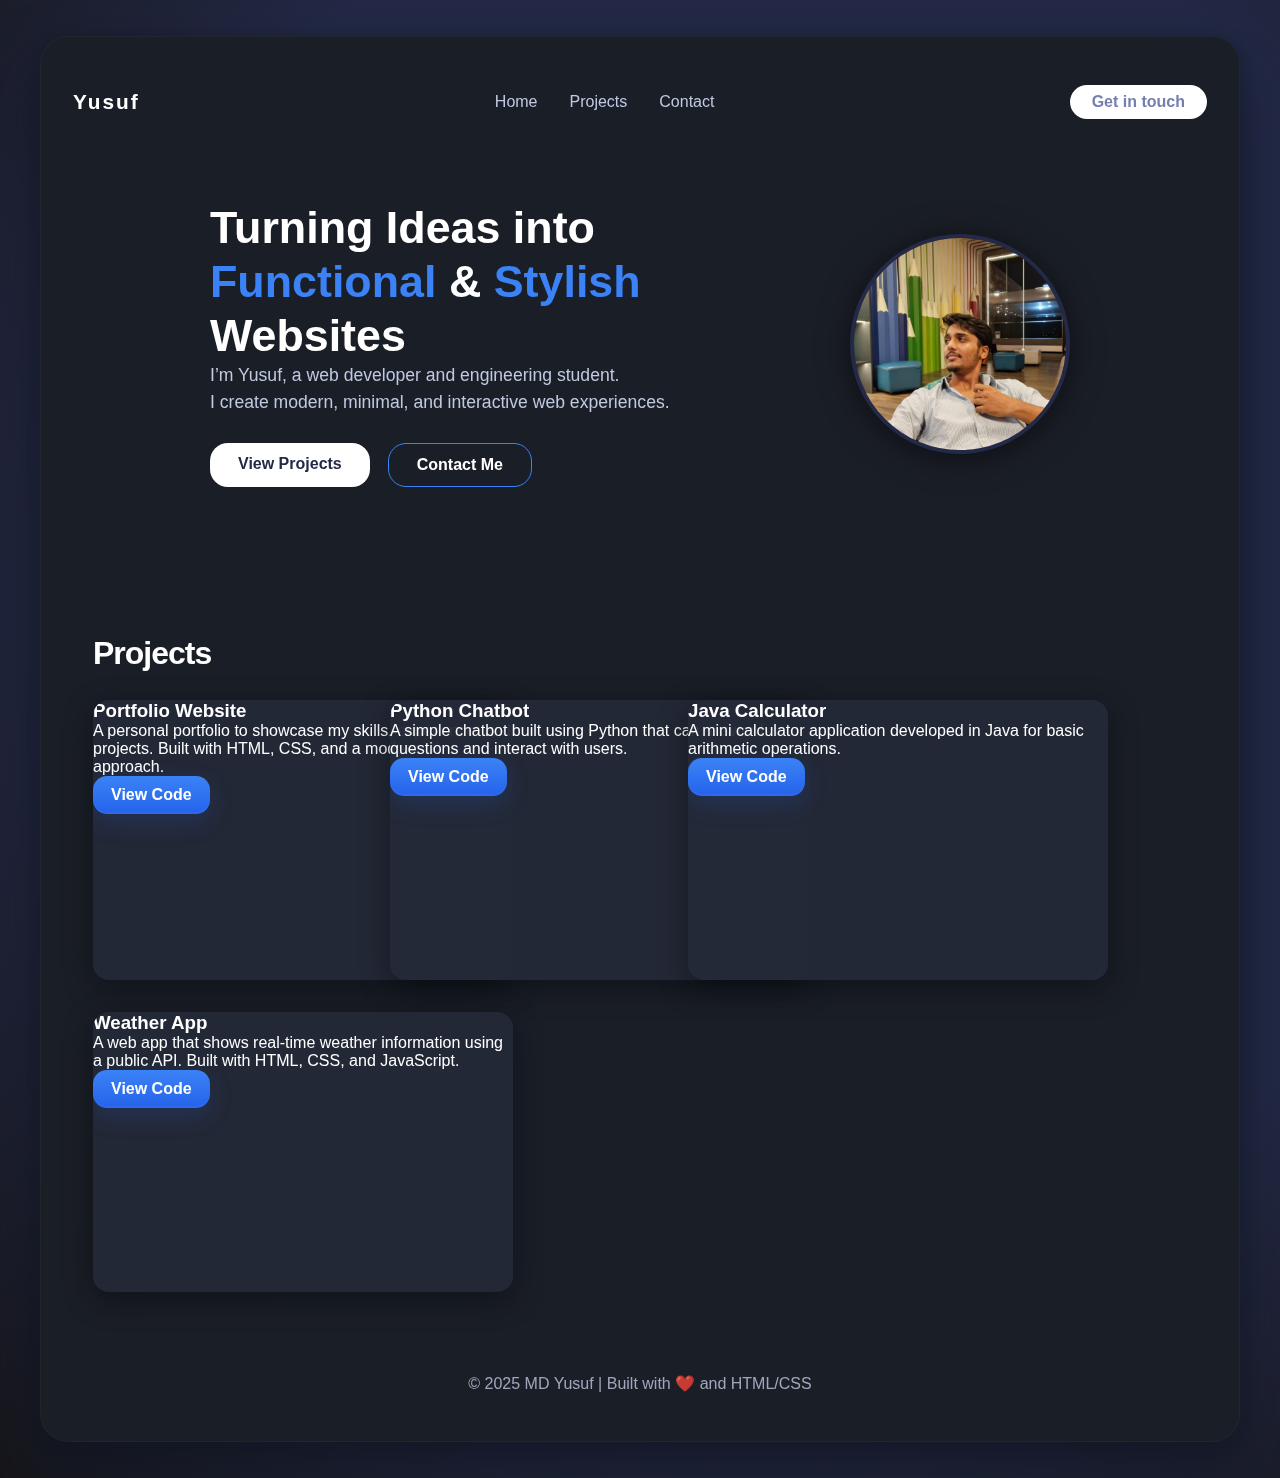
<file: index.html>
<!DOCTYPE html>
<html lang="en">
<head>
  <meta charset="UTF-8">
  <meta name="viewport" content="width=device-width, initial-scale=1.0">
  <title>Yusuf | Portfolio</title>
  <link rel="stylesheet" href="style.css">
</head>
<body class="dark-bg">
  <div class="centered-card">
    <nav class="modern-nav">
      <span class="logo">Yusuf</span>
      <ul>
        <li><a href="#">Home</a></li>
        <li><a href="#projects">Projects</a></li>
        <li><a href="#contact">Contact</a></li>
      </ul>
      <button class="nav-btn">Get in touch</button>
    </nav>
    <section class="hero-modern">
      <div class="hero-left">
        <h1 class="headline">
          Turning Ideas into <span class="accent">Functional</span> & <span class="accent">Stylish</span> Websites
        </h1>
        <p class="subtitle">
          I’m Yusuf, a web developer and engineering student.<br>
          I create modern, minimal, and interactive web experiences.
        </p>
        <div class="hero-actions">
          <a href="#projects" class="btn primary">View Projects</a>
          <a href="#contact" class="btn secondary">Contact Me</a>
        </div>
      </div>
      <div class="hero-right">
        <img src="myphoto.jpg" alt="Yusuf's Avatar" class="modern-avatar" width="220" height="220">
      </div>
    </section>

    <!-- Project Section Start -->
    <section id="projects" class="projects-section">
      <h2 class="projects-title">Projects</h2>
      <div class="projects-grid">
        <div class="project-card">
          <h3>Portfolio Website</h3>
          <p>A personal portfolio to showcase my skills, experience, and projects. Built with HTML, CSS, and a modern UI approach.</p>
          <a href="#" class="project-link" target="_blank">View Code</a>
        </div>
        <div class="project-card">
          <h3>Python Chatbot</h3>
          <p>A simple chatbot built using Python that can answer basic questions and interact with users.</p>
          <a href="#" class="project-link" target="_blank">View Code</a>
        </div>
        <div class="project-card">
          <h3>Java Calculator</h3>
          <p>A mini calculator application developed in Java for basic arithmetic operations.</p>
          <a href="#" class="project-link" target="_blank">View Code</a>
        </div>
        <div class="project-card">
          <h3>Weather App</h3>
          <p>A web app that shows real-time weather information using a public API. Built with HTML, CSS, and JavaScript.</p>
          <a href="#" class="project-link" target="_blank">View Code</a>
        </div>
      </div>
    </section>
    <!-- Project Section End -->

    <footer>
      <p>© 2025 MD Yusuf | Built with ❤️ and HTML/CSS</p>
    </footer>
  </div>
</body>
</html>
</file>
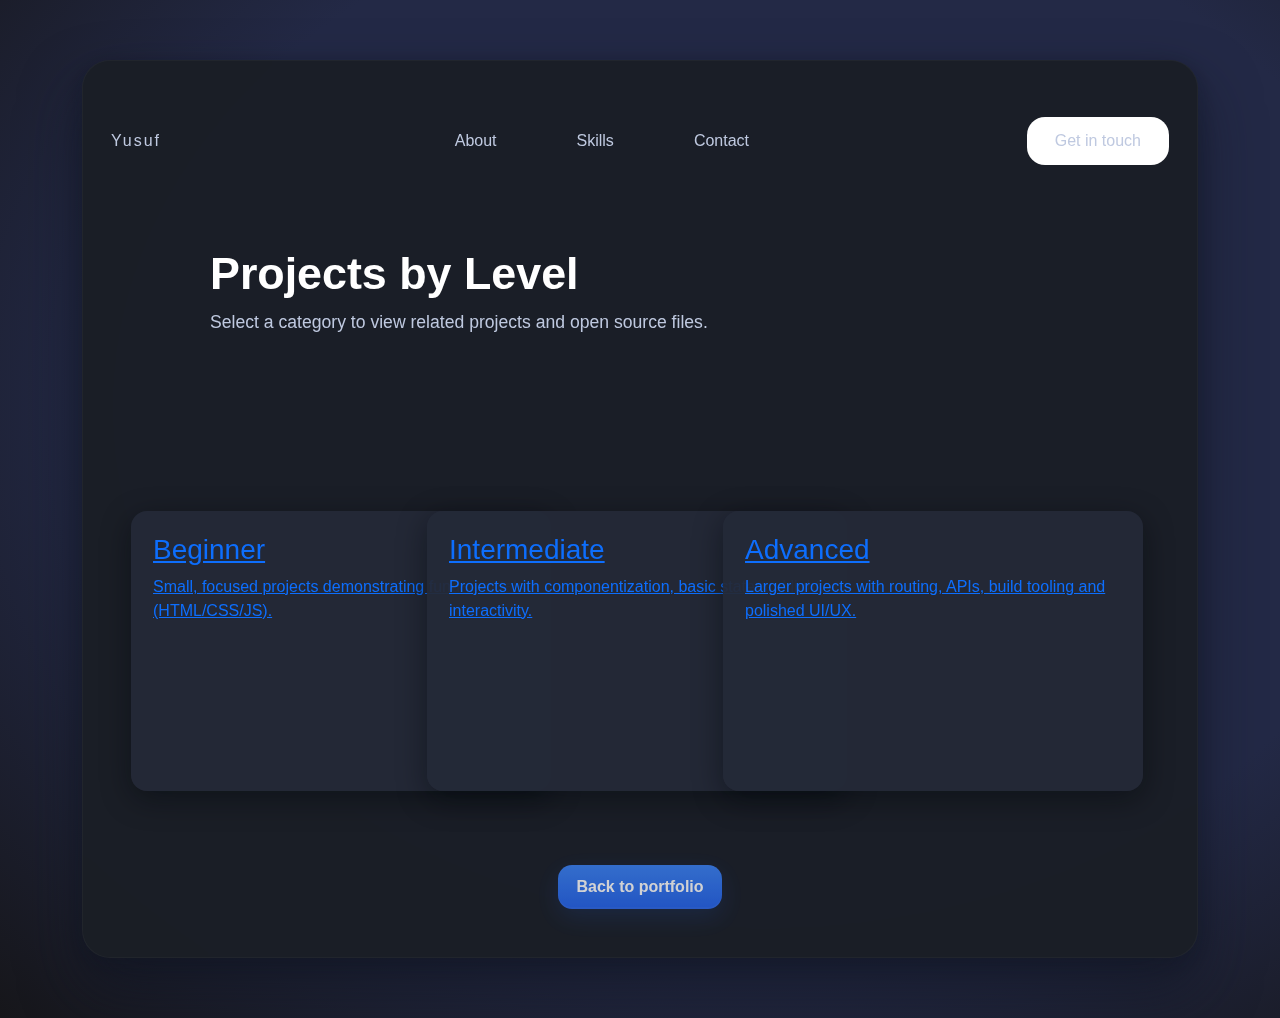
<file: projects/index.html>
<!doctype html>
<html lang="en">
<head>
  <meta charset="utf-8" />
  <meta name="viewport" content="width=device-width,initial-scale=1" />
  <title>Projects — Yusuf</title>
  <link rel="stylesheet" href="https://cdnjs.cloudflare.com/ajax/libs/font-awesome/6.4.2/css/all.min.css">
  <link href="https://cdn.jsdelivr.net/npm/bootstrap@5.3.3/dist/css/bootstrap.min.css" rel="stylesheet">
  <link rel="stylesheet" href="../style.css">
</head>
<body class="dark-bg">
  <div class="container-lg py-4">
    <div class="centered-card">
      <nav class="navbar navbar-expand-lg modern-nav mb-4">
        <div class="container-fluid px-0">
          <a class="navbar-brand logo" href="../index.html">Yusuf</a>
          <div class="collapse navbar-collapse justify-content-center" id="mainNav">
            <ul class="navbar-nav mb-2 mb-lg-0">
              <li class="nav-item px-3"><a class="nav-link" href="../index.html#about">About</a></li>
              <li class="nav-item px-3"><a class="nav-link" href="../index.html#skills">Skills</a></li>
              <li class="nav-item px-3"><a class="nav-link" href="../index.html#contact">Contact</a></li>
            </ul>
          </div>
          <div class="d-flex align-items-center">
            <a href="../index.html#contact" class="btn nav-btn">Get in touch</a>
          </div>
        </div>
      </nav>

      <section class="mb-4">
        <h1 class="headline">Projects by Level</h1>
        <p class="subtitle">Select a category to view related projects and open source files.</p>
      </section>

      <section class="projects-section mb-4">
        <div class="projects-grid" style="grid-template-columns: repeat(3,1fr); gap:28px;">
          <a class="project-card" href="beginner/index.html">
            <div class="card-inner">
              <h3>Beginner</h3>
              <p>Small, focused projects demonstrating fundamentals (HTML/CSS/JS).</p>
            </div>
          </a>

          <a class="project-card" href="intermediate/index.html">
            <div class="card-inner">
              <h3>Intermediate</h3>
              <p>Projects with componentization, basic state and light interactivity.</p>
            </div>
          </a>

          <a class="project-card" href="advanced/index.html">
            <div class="card-inner">
              <h3>Advanced</h3>
              <p>Larger projects with routing, APIs, build tooling and polished UI/UX.</p>
            </div>
          </a>
        </div>
      </section>

      <footer class="text-center mt-4">
        <a href="../index.html" class="project-link">Back to portfolio</a>
      </footer>
    </div>
  </div>
  <script src="https://cdn.jsdelivr.net/npm/bootstrap@5.3.3/dist/js/bootstrap.bundle.min.js"></script>
</body>
</html>
</file>
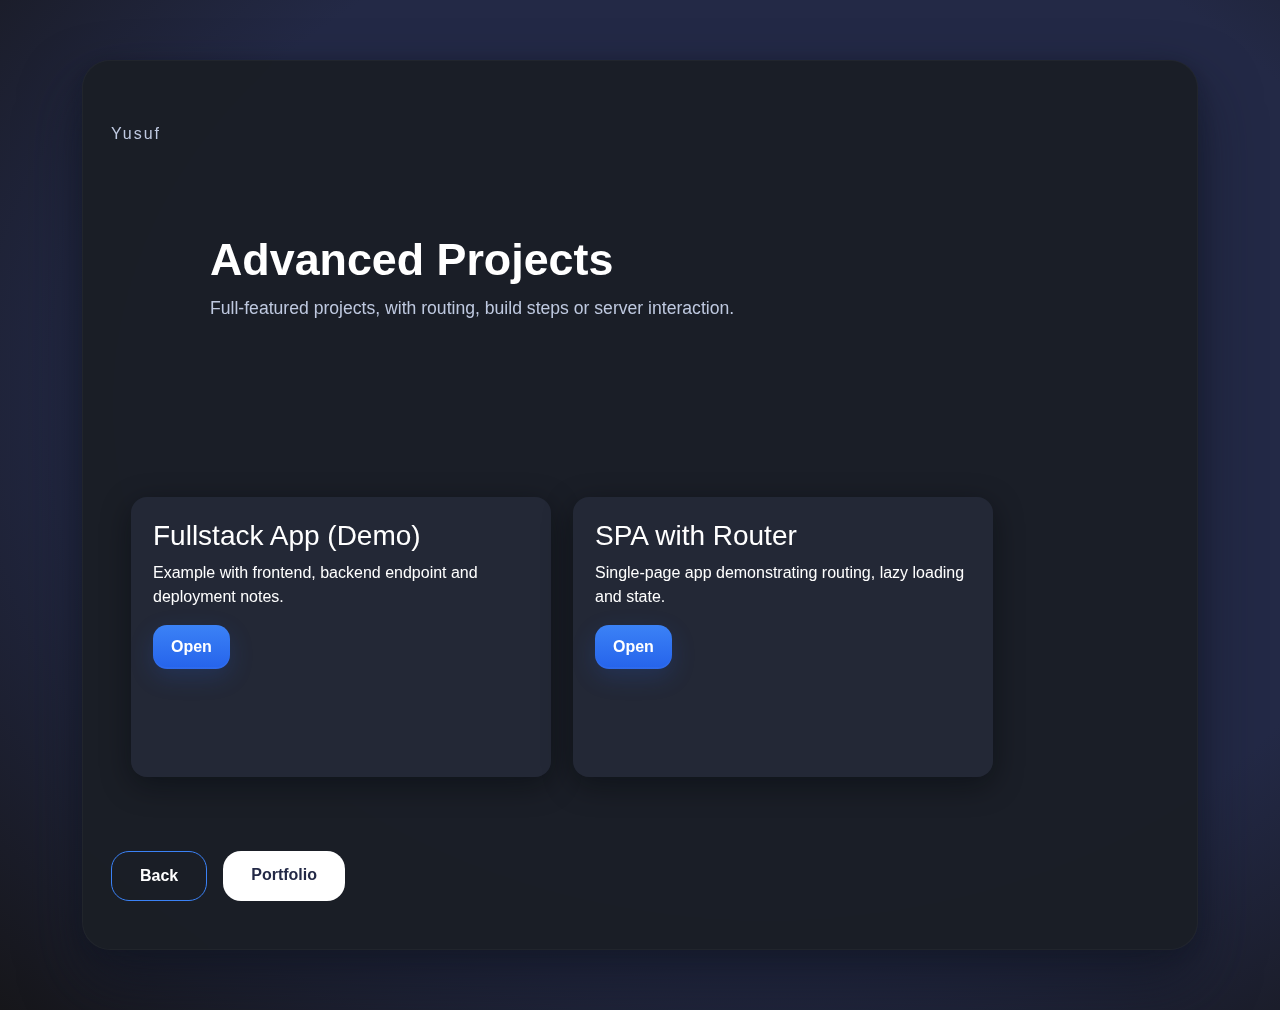
<file: projects/advanced/index.html>
<!doctype html>
<html lang="en">
<head>
  <meta charset="utf-8" />
  <meta name="viewport" content="width=device-width,initial-scale=1" />
  <title>Advanced Projects — Yusuf</title>
  <link rel="stylesheet" href="https://cdnjs.cloudflare.com/ajax/libs/font-awesome/6.4.2/css/all.min.css">
  <link href="https://cdn.jsdelivr.net/npm/bootstrap@5.3.3/dist/css/bootstrap.min.css" rel="stylesheet">
  <link rel="stylesheet" href="../../style.css">
</head>
<body class="dark-bg">
  <div class="container-lg py-4">
    <div class="centered-card">
      <nav class="navbar navbar-expand-lg modern-nav mb-4">
        <div class="container-fluid px-0">
          <a class="navbar-brand logo" href="../../index.html">Yusuf</a>
        </div>
      </nav>

      <section class="mb-3">
        <h1 class="headline">Advanced Projects</h1>
        <p class="subtitle">Full-featured projects, with routing, build steps or server interaction.</p>
      </section>

      <section class="projects-section mb-4">
        <div class="projects-grid" style="grid-template-columns: repeat(auto-fit,minmax(320px,1fr)); gap:24px;">
          <div class="project-card">
            <div class="card-inner">
              <h3>Fullstack App (Demo)</h3>
              <p>Example with frontend, backend endpoint and deployment notes.</p>
              <a class="project-link" href="../../projects/advanced/fullstack-demo/index.html" target="_blank" rel="noopener">Open</a>
            </div>
          </div>

          <div class="project-card">
            <div class="card-inner">
              <h3>SPA with Router</h3>
              <p>Single-page app demonstrating routing, lazy loading and state.</p>
              <a class="project-link" href="../../projects/advanced/spa-router/index.html" target="_blank" rel="noopener">Open</a>
            </div>
          </div>
        </div>
      </section>

      <div class="d-flex gap-3">
        <a href="../index.html" class="btn secondary">Back</a>
        <a href="../../index.html" class="btn primary">Portfolio</a>
      </div>
    </div>
  </div>
  <script src="https://cdn.jsdelivr.net/npm/bootstrap@5.3.3/dist/js/bootstrap.bundle.min.js"></script>
</body>
</html>
</file>
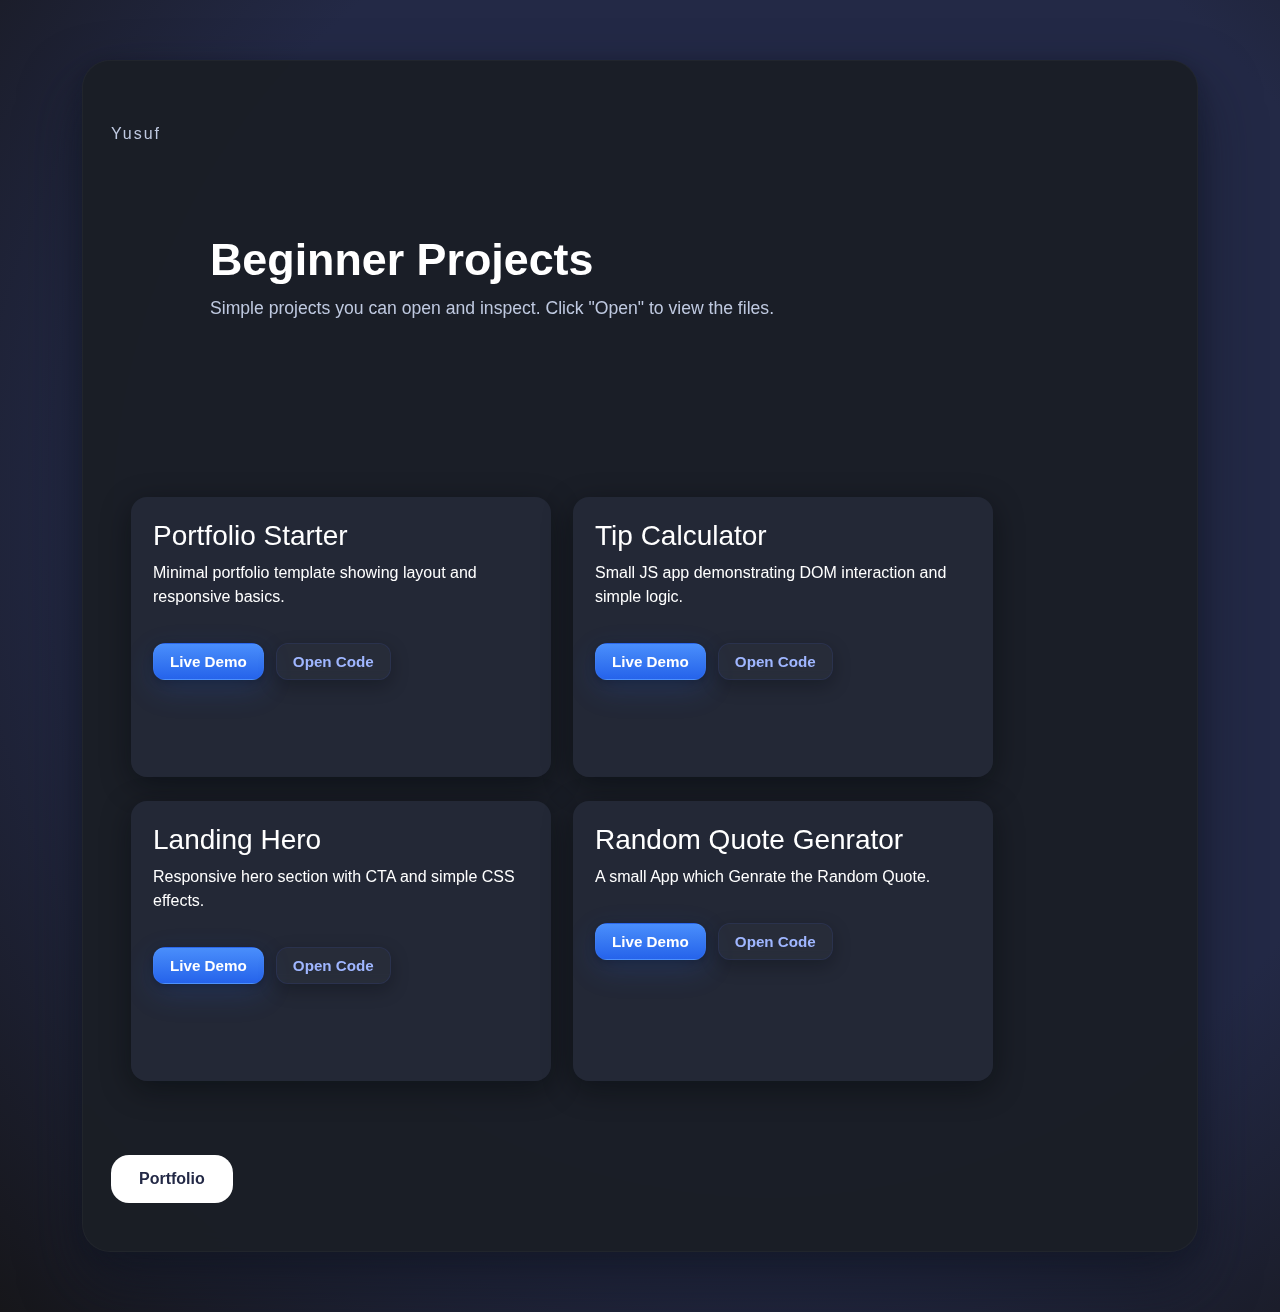
<file: projects/beginner/index.html>
<!doctype html>
<html lang="en">
<head>
  <meta charset="utf-8" />
  <meta name="viewport" content="width=device-width,initial-scale=1" />
  <title>Beginner Projects — Yusuf</title>
  <link rel="stylesheet" href="https://cdnjs.cloudflare.com/ajax/libs/font-awesome/6.4.2/css/all.min.css">
  <link href="https://cdn.jsdelivr.net/npm/bootstrap@5.3.3/dist/css/bootstrap.min.css" rel="stylesheet">
  <link rel="stylesheet" href="../../style.css">
</head>
<body class="dark-bg">
  <div class="container-lg py-4">
    <div class="centered-card">
      <nav class="navbar navbar-expand-lg modern-nav mb-4">
        <div class="container-fluid px-0">
          <a class="navbar-brand logo" href="../../index.html">Yusuf</a>
        </div>
      </nav>

      <section class="mb-3">
        <h1 class="headline">Beginner Projects</h1>
        <p class="subtitle">Simple projects you can open and inspect. Click "Open" to view the files.</p>
      </section>

      <section class="projects-section mb-4">
        <div class="projects-grid" style="grid-template-columns: repeat(auto-fit,minmax(280px,1fr)); gap:24px;">
          <div class="project-card">
            <div class="card-inner">
              <h3>Portfolio Starter</h3>
              <p>Minimal portfolio template showing layout and responsive basics.</p>
              <div class="project-actions">
                <button type="button" class="project-btn demo" data-href="portfolio/index.html">Live Demo</button>
                <button type="button" class="project-btn code" data-href="portfolio/code/index.html">Open Code</button>
              </div>
            </div>
          </div>

          <div class="project-card">
            <div class="card-inner">
              <h3>Tip Calculator</h3>
              <p>Small JS app demonstrating DOM interaction and simple logic.</p>
              <div class="project-actions">
                <button type="button" class="project-btn demo" data-href="tip-calculator/index.html">Live Demo</button>
                <button type="button" class="project-btn code" data-href="https://github.com/Yusuf-maxx/Tip_calculator-/blob/main/Tip_calculator.html">Open Code</button>
              </div>
            </div>
          </div>

          <div class="project-card">
            <div class="card-inner">
              <h3>Landing Hero</h3>
              <p>Responsive hero section with CTA and simple CSS effects.</p>
              <div class="project-actions">
                <button type="button" class="project-btn demo" data-href="hero/index.html">Live Demo</button>
                <button type="button" class="project-btn code" data-href="hero/code/index.html">Open Code</button>
              </div>
            </div>
          </div>

          <div class="project-card">
            <div class="card-inner">
              <h3>Random Quote Genrator</h3>
              <p>A small App which Genrate the Random Quote.</p>
              <div class="project-actions">
                <button type="button" class="project-btn demo" data-href="hero/index.html">Live Demo</button>
                <button type="button" class="project-btn code" data-href="https://github.com/Yusuf-maxx/Randon_Quote_Genretor/blob/main/Quote%20Generator.html">Open Code</button>
              </div>
            </div>
          </div>
        </div>
      </section>

      <div class="d-flex gap-3">
        <a href="../../index.html" class="btn primary">Portfolio</a>
      </div>
    </div>
  </div>
  <script src="https://cdn.jsdelivr.net/npm/bootstrap@5.3.3/dist/js/bootstrap.bundle.min.js"></script>
  <script>
    // buttons with data-href navigate in same tab (keyboard accessible)
    document.querySelectorAll('.project-btn[data-href]').forEach(btn => {
      btn.addEventListener('click', () => { window.location.href = btn.dataset.href; });
      btn.addEventListener('keydown', e => { if (e.key === 'Enter') window.location.href = btn.dataset.href; });
    });
  </script>
</body>
</html>
</file>
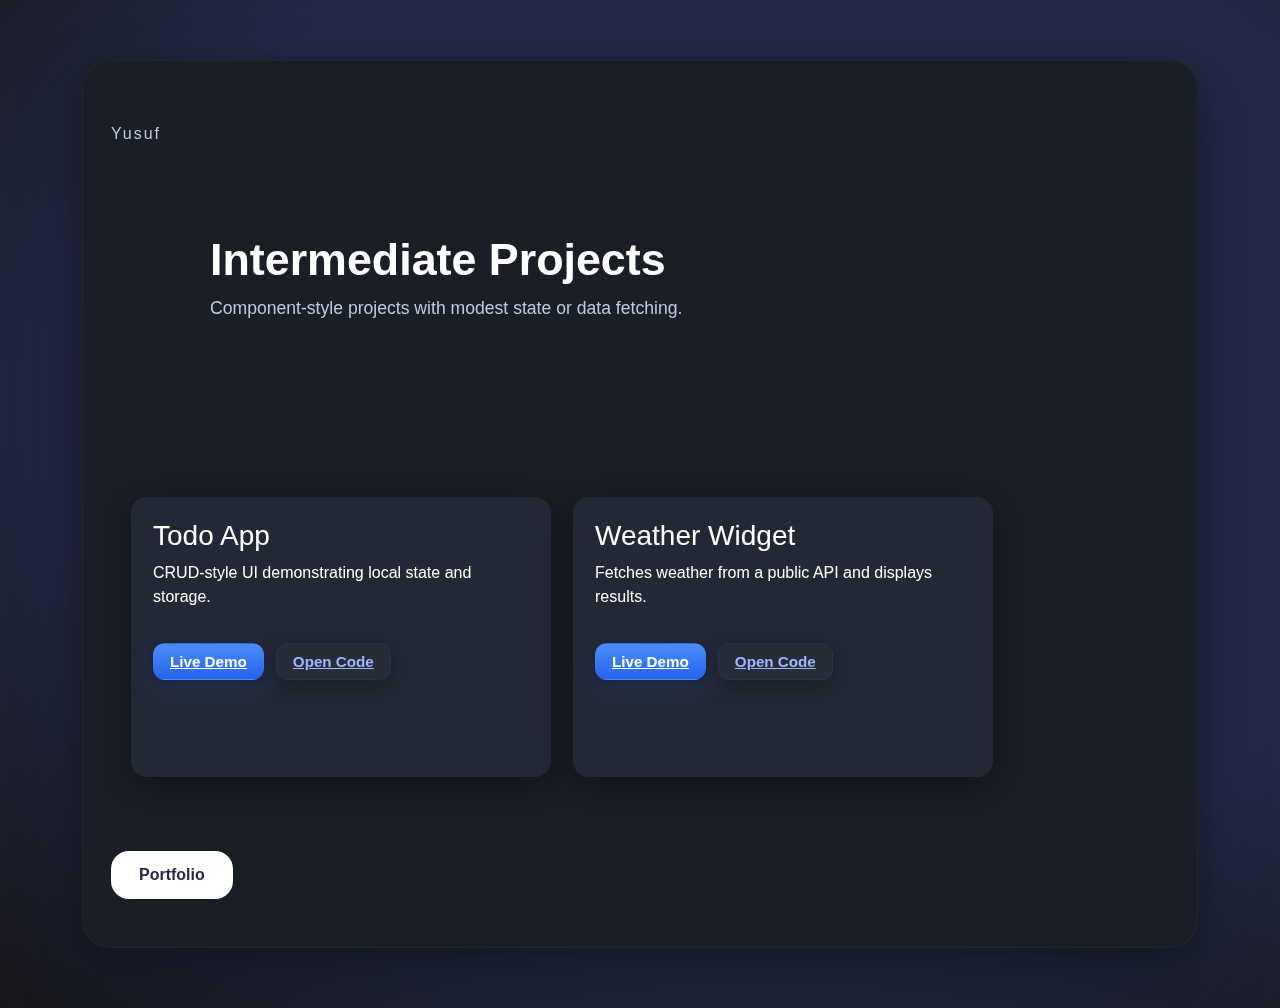
<file: projects/intermediate/index.html>
<!doctype html>
<html lang="en">
<head>
  <meta charset="utf-8" />
  <meta name="viewport" content="width=device-width,initial-scale=1" />
  <title>Intermediate Projects — Yusuf</title>
  <link rel="stylesheet" href="https://cdnjs.cloudflare.com/ajax/libs/font-awesome/6.4.2/css/all.min.css">
  <link href="https://cdn.jsdelivr.net/npm/bootstrap@5.3.3/dist/css/bootstrap.min.css" rel="stylesheet">
  <link rel="stylesheet" href="../../style.css">
</head>
<body class="dark-bg">
  <div class="container-lg py-4">
    <div class="centered-card">
      <nav class="navbar navbar-expand-lg modern-nav mb-4">
        <div class="container-fluid px-0">
          <a class="navbar-brand logo" href="../../index.html">Yusuf</a>
        </div>
      </nav>

      <section class="mb-3">
        <h1 class="headline">Intermediate Projects</h1>
        <p class="subtitle">Component-style projects with modest state or data fetching.</p>
      </section>

      <section class="projects-section mb-4">
        <div class="projects-grid" style="grid-template-columns: repeat(auto-fit,minmax(300px,1fr)); gap:24px;">
          <div class="project-card">
            <div class="card-inner">
              <h3>Todo App</h3>
              <p>CRUD-style UI demonstrating local state and storage.</p>
              
              <div class="project-actions">
                <a href="todo/index.html" class="project-btn demo">Live Demo</a>
                <a href="todo/code/index.html" class="project-btn code">Open Code</a>
              </div>
            </div>
          </div>
    
          <div class="project-card">
            <div class="card-inner">
              <h3>Weather Widget</h3>
              <p>Fetches weather from a public API and displays results.</p>
              
              <div class="project-actions">
                <a href="weather-widget/index.html" class="project-btn demo">Live Demo</a>
                <a href="weather-widget/code/index.html" class="project-btn code">Open Code</a>
              </div>
            </div>
          </div>
        </div>
      </section>

      <div class="d-flex gap-3">
        <a href="../../index.html" class="btn primary">Portfolio</a>
      </div>
    </div>
  </div>
  <script src="https://cdn.jsdelivr.net/npm/bootstrap@5.3.3/dist/js/bootstrap.bundle.min.js"></script>
</body>
</html>
</file>
<file: style.css>
/* Cleaned and corrected CSS for your portfolio */

/* General Styles */
* {
  margin: 0;
  padding: 0;
  box-sizing: border-box;
  font-family: 'Segoe UI', Tahoma, Geneva, Verdana, sans-serif;
}

body.dark-bg {
  background: radial-gradient(ellipse at 60% 40%, #232946 60%, #16161a 100%);
  min-height: 100vh;
  color: #fff;
  font-family: 'Inter', 'Segoe UI', Arial, sans-serif;
}

/* Centered card styles — keep the exact visual design, ensure it 'hovers' above background */
.centered-card {
  max-width: 1400px;
  margin: 36px auto;
  background: rgba(26, 30, 37, 0.96); /* same dark interior */
  border-radius: 28px;
  padding: 48px;
  box-shadow: 0 30px 60px rgba(17, 22, 35, 0.65), 0 6px 20px rgba(17,22,35,0.35);
  position: relative;
  overflow: visible; /* important so hover glow isn't clipped */
  border: 1px solid rgba(255,255,255,0.03);
  backdrop-filter: blur(8px);
  z-index: 5;
}

/* Ensure the main card doesn't clip hover glows (keep visible) */
.centered-card {
  overflow: visible; /* already set, keep to allow glows */
}

/* keep container inside card from touching edges on small screens */
.container-lg > .centered-card {
  padding-left: 28px;
  padding-right: 28px;
}

/* ensure avatar shadow and hover effects are not clipped */
.modern-avatar {
  box-shadow: 0 10px 30px rgba(3, 6, 12, 0.6), 0 0 0 10px rgba(59,130,246,0.06);
  border: 6px solid rgba(18,22,28,0.35);
}

/* ensure skill hover glow not clipped */
.skills-section .skills-slider,
.skills-section .skill-item,
.skills-section .skill-icon {
  overflow: visible;
}

.modern-nav {
  display: flex;
  align-items: center;
  justify-content: space-between;
  margin-bottom: 32px;
}

.logo {
  font-weight: bold;
  font-size: 1.3rem;
  letter-spacing: 2px;
  color: #fff;
}

.modern-nav ul {
  display: flex;
  gap: 32px;
  list-style: none;
}

.modern-nav a {
  color: #bfc9e0;
  text-decoration: none;
  font-weight: 500;
  font-size: 1rem;
  transition: color 0.2s;
}
.modern-nav a:hover {
  color: #fff;
}

.nav-btn {
  background: #fff;
  color: #747fb0;
  border: none;
  border-radius: 20px;
  padding: 8px 22px;
  font-weight: 600;
  font-size: 1rem;
  cursor: pointer;
  transition: background 0.2s;
}
.nav-btn:hover {
  background: #3b82f6;
  color: #fff;
}

.hero-modern {
  display: flex;
  align-items: center;
  justify-content: space-between;
  gap: 32px;
  margin-bottom: 32px;
}

.hero-left {
  flex: 1;
}

.headline,
.hero-left h1 {
  font-size: 2.8rem;
  font-weight: 800;
  line-height: 1.2;
  color: #ffffff;
}

.highlight,
.accent {
  color: #3b82f6;
}

.subtitle {
  color: #bfc9e0;
  font-size: 1.1rem;
  margin-bottom: 28px;
  line-height: 1.5;
}

.hero-actions {
  display: flex;
  gap: 18px;
}

.btn {
  padding: 12px 28px;
  border-radius: 18px;
  font-size: 1rem;
  font-weight: 600;
  border: none;
  cursor: pointer;
  text-decoration: none;
  transition: background 0.2s, color 0.2s;
  display: inline-block;
}

.btn.primary {
  background: #fff;
  color: #232946;
}
.btn.primary:hover {
  background: #3b82f6;
  color: #fff;
}

.btn.secondary {
  background: transparent;
  color: #fff;
  border: 1.5px solid #3b82f6;
}
.btn.secondary:hover {
  background: #3b82f6;
  color: #fff;
}

.hero-right {
  flex-shrink: 0;
  display: flex;
  align-items: center;
  justify-content: center;
}

.modern-avatar {
  width: 220px;
  height: 220px;
  border-radius: 50%;
  object-fit: cover;
  box-shadow: 0 4px 32px #0008;
  border: 4px solid #232946;
  background: #232946;
}

/* Projects Section */
.projects-section {
  margin: 48px 0 0 0;
}

.projects-title {
  font-size: 2rem;
  font-weight: 700;
  margin-bottom: 28px;
  color: #fff;
  letter-spacing: -1px;
}

/* Projects layout: 3 columns on desktop, 2 on tablet, single snap-scroll card on mobile */
/* equal padding from each side is ensured by centered-card and projects-section spacing */

.projects-grid {
  display: grid;
  grid-template-columns: repeat(3, 1fr);   /* 3 cards side-by-side on wide screens */
  gap: 32px;
  align-items: stretch;
  width: 100%;
  padding: 0; /* grid sits inside centered-card, so padding is equal on both sides */
}

/* Card visual and size (keeps 3:2 feel but not oversized) */
.project-card {
  background: rgba(36,41,56,0.95);
  border-radius: 16px;
  overflow: hidden;
  box-shadow: 0 8px 30px rgba(3,6,12,0.45);
  aspect-ratio: 3 / 2;
  min-height: 280px;    /* visible size on desktop */
  display: flex;
  flex-direction: column;
}

/* Project card hover - lift, scale and stronger shadow */
.project-card {
  transition: transform 260ms cubic-bezier(.2,.9,.2,1), box-shadow 260ms cubic-bezier(.2,.9,.2,1);
  transform-origin: center center;
  will-change: transform, box-shadow;
  z-index: 1;
}

/* Hover / focus state — card appears to come out of the page */
.project-card:hover,
.project-card:focus-within {
  transform: translateY(-12px) scale(1.02);
  box-shadow: 0 30px 60px rgba(3,6,12,0.55), 0 8px 26px rgba(3,6,12,0.25);
  z-index: 6; /* bring above siblings so lift isn't clipped visually */
}

/* Slightly stronger lift on pointer press for tactile feedback */
.project-card:active {
  transform: translateY(-6px) scale(1.01);
  transition-duration: 140ms;
}

/* Inner content */
.project-card .card-inner {
  padding: 22px;
  height: 100%;
  display: flex;
  flex-direction: column;
}

/* Project CTA button look (keeps design consistent with hero buttons) */
.project-link {
  display: inline-block;
  background: linear-gradient(180deg,#3b82f6 0%, #2563eb 100%);
  color: #fff;
  padding: 10px 18px;
  border-radius: 14px;
  text-decoration: none;
  font-weight: 600;
  box-shadow: 0 8px 24px rgba(37,99,235,0.18), inset 0 -2px 0 rgba(255,255,255,0.04);
  transition: transform 0.14s ease, box-shadow 0.14s ease, filter 0.14s ease;
  align-self: flex-start; /* keep at bottom-left of card */
}

.project-link:focus,
.project-link:hover {
  transform: translateY(-3px);
  box-shadow: 0 18px 40px rgba(37,99,235,0.18);
  filter: saturate(1.05);
  outline: none;
}

/* Project action buttons — stylish but keep your existing theme */
.project-actions {
  display: flex;
  gap: 12px;
  margin-top: 18px;
  align-items: center;
  flex-wrap: wrap;
}

/* Base button reset and layout */
.project-btn {
  -webkit-appearance: none;
  appearance: none;
  display: inline-flex;
  align-items: center;
  gap: 10px;
  justify-content: center;
  padding: 10px 16px;
  font-weight: 700;
  font-size: 0.95rem;
  line-height: 1;
  border-radius: 12px;
  cursor: pointer;
  border: 0;
  transition: transform .16s cubic-bezier(.2,.9,.2,1), box-shadow .16s, opacity .12s;
  user-select: none;
}

/* Primary: Live Demo (bright, modern gradient) */
.project-btn.demo {
  background: linear-gradient(180deg, rgba(75,145,255,0.98) 0%, rgba(37,99,235,1) 100%);
  color: #ffffff;
  box-shadow: 0 10px 30px rgba(37,99,235,0.18), 0 2px 8px rgba(3,6,12,0.35);
  border: 1px solid rgba(255,255,255,0.03);
}

/* Secondary: Open Code (subtle glass / outline look to match dark theme) */
.project-btn.code {
  background: rgba(255,255,255,0.02);
  color: #9fb6ff;
  border: 1px solid rgba(79,112,255,0.10);
  box-shadow: 0 6px 18px rgba(3,6,12,0.28);
  backdrop-filter: blur(4px);
}

/* Hover / focus */
.project-btn:hover,
.project-btn:focus {
  transform: translateY(-4px) scale(1.02);
  box-shadow: 0 22px 44px rgba(3,6,12,0.45), 0 8px 28px rgba(37,99,235,0.12);
  outline: none;
}

/* Active (press) */
.project-btn:active {
  transform: translateY(-2px) scale(1.01);
  transition-duration: 90ms;
}

/* Keyboard focus visible ring */
.project-btn:focus-visible {
  box-shadow: 0 10px 30px rgba(37,99,235,0.20), 0 0 0 4px rgba(59,130,246,0.12);
}

/* small-screen adjustment so the button remains tappable */
@media (max-width: 700px) {
  .project-link { padding: 12px 20px; border-radius: 12px; }
  .project-actions { gap: 10px; }
  .project-btn { padding: 12px 18px; border-radius: 10px; font-size: 0.95rem; }
}

/* Responsive breakpoints */
@media (max-width: 1100px) {
  .projects-grid { grid-template-columns: repeat(2, 1fr); gap: 28px; }
  .project-card { min-height: 300px; }
}

@media (max-width: 700px) {
  /* Mobile: switch to horizontal snap slider so user sees one card fully at a time */
  .projects-grid {
    display: grid;
    grid-auto-flow: column;
    grid-auto-columns: 92%;   /* each card approx 92% of viewport width (centered visual) */
    gap: 20px;
    overflow-x: auto;
    scroll-snap-type: x mandatory;
    -webkit-overflow-scrolling: touch;
    padding-bottom: 12px;
  }
  .projects-grid::-webkit-scrollbar { display: none; }

  .project-card {
    aspect-ratio: auto;      /* let height adapt on small screens */
    min-height: 360px;      /* comfortable reading height on mobile */
    scroll-snap-align: center;
  }

  /* ensure equal left/right spacing inside centered card on very small screens */
  .centered-card { padding-left: 20px; padding-right: 20px; }
}

/* keep overall max width so cards have equal breathing room */
.centered-card { max-width: 1200px; margin-left: auto; margin-right: auto; padding-left: 32px; padding-right: 32px; }

/* Responsive: keep cards large but adapt */
@media (max-width: 1200px) {
  .projects-grid { grid-template-columns: repeat(auto-fit, minmax(420px, 1fr)); gap: 28px; }
  .project-card { min-height: 320px; }
}

@media (max-width: 900px) {
  .projects-grid { grid-template-columns: repeat(auto-fit, minmax(320px, 1fr)); gap: 22px; }
  .project-card { min-height: 260px; aspect-ratio: 16/9; }
}

@media (max-width: 576px) {
  .projects-grid { grid-template-columns: 1fr; gap: 18px; }
  .project-card { aspect-ratio: auto; min-height: auto; }
}

/* Footer */
footer {
  text-align: center;
  color: #bfc9e0;
  margin-top: 32px;
  font-size: 1rem;
  opacity: 0.8;
}

/* Skills */
.skills-list {
  display: flex;
  flex-wrap: wrap;
  gap: 10px;
}

.skills-list span {
  background: #f69503;
  color: rgb(19, 19, 18);
  padding: 8px 15px;
  border-radius: 20px;
  font-weight: bold;
}

/* Section padding */
section {
  padding: 50px 20px;
  max-width: 900px;
  margin: auto;
}

/* Skills Section */
.skills-section {
  margin: 48px 0 0 0;
  padding-bottom: 24px;
  position: relative;
  z-index: 1;
}

.skills-title {
  font-size: 2rem;
  font-weight: 700;
  margin-bottom: 28px;
  color: #fff;
  letter-spacing: -1px;
}

/* Adjust spacing for Skills: equal left/right padding and more top room for hover glow */
.skills-section {
  margin-top: 72px;       /* more space above section so hover glow isn't clipped */
  padding-top: 28px;
  padding-bottom: 28px;
  overflow: visible;
  position: relative;
}

.skills-slider {
  /* match centered-card inner padding so slider appears centered with equal space each side */
  padding-inline: 32px;
  padding-top: 8px;
  padding-bottom: 8px;
  gap: 32px;              /* keep original gap */
  -webkit-overflow-scrolling: touch;
}

/* ensure the centered card padding aligns with slider for consistent left/right spacing */
.centered-card {
  padding-left: 32px;
  padding-right: 32px;
}

/* Responsive tweaks (smaller paddings on narrow screens) */
@media (max-width: 700px) {
  .skills-section {
    margin-top: 48px;
    padding-top: 20px;
  }
  .skills-slider {
    padding-inline: 20px;
    gap: 20px;
  }
}

/* Horizontal skills slider: equal padding both sides to center content visually */
.skills-slider {
  display: grid; /* keep grid-auto-flow column as used in HTML */
  grid-auto-flow: column;
  grid-auto-columns: minmax(100px, 1fr);
  gap: 32px;
  overflow-x: auto;
  scroll-behavior: smooth;
  align-items: center;
  padding-inline: 32px;  /* equal spacing from left & right edges */
  padding-top: 8px;
  -webkit-overflow-scrolling: touch;
}

/* hide native scrollbar */
.skills-slider::-webkit-scrollbar { display: none; }
.skills-slider { scrollbar-width: none; -ms-overflow-style: none; }

/* make each skill vertically centered and give extra top room for hover */
.skill-item {
  display: flex;
  flex-direction: column;
  align-items: center;
  min-width: 110px;
  padding-top: 8px;     /* keeps icon away from top edge */
  transition: transform .22s, box-shadow .22s;
  position: relative;
}

/* keep icon above other elements when hovered */
.skill-icon {
  width: 76px;
  height: 76px;
  border-radius: 50%;
  display: flex;
  align-items: center;
  justify-content: center;
  position: relative;
  z-index: 2;
  transform-origin: center center;
  transition: transform .22s cubic-bezier(.4,2,.6,1), box-shadow .22s;
}

/* bring hovered icon to front and ensure glow is visible */
.skill-item:hover .skill-icon,
.skill-item:focus-within .skill-icon {
  z-index: 6;
  transform: scale(1.18);
  box-shadow: 0 0 0 10px rgba(59,130,246,0.12), 0 12px 36px rgba(3,6,12,0.45);
}

/* Skill name */
.skill-item span {
  color: #bfc9e0;
  font-size: 1rem;
  font-weight: 500;
  margin-top: 2px;
  letter-spacing: 0.5px;
  text-align: center;
}

/* Custom colors for icons */
.skill-icon.html5 { color: #e44d26; background: #1a1a1a; }
.skill-icon.css3 { color: #1572b6; background: #1a1a1a; }
.skill-icon.js { color: #f7df1e; background: #1a1a1a; }
.skill-icon.python { color: #3776ab; background: #1a1a1a; }
.skill-icon.java { color: #f89820; background: #1a1a1a; }
.skill-icon.github { color: #fff; background: #1a1a1a; }
.skill-icon.git { color: #f34f29; background: #1a1a1a; }
.skill-icon.c { color: #00599c; background: #1a1a1a; font-size: 2.2rem; font-weight: bold; }
.c-letter { font-size: 2.2rem; font-weight: bold; }

/* About Section */
.about-section {
  margin: 48px 0 0 0;
  padding-bottom: 24px;
}

.about-title {
  font-size: 2rem;
  font-weight: 700;
  margin-bottom: 18px;
  color: #fff;
  letter-spacing: -1px;
}

.about-text {
  color: #bfc9e0;
  font-size: 1.13rem;
  line-height: 1.7;
  max-width: 700px;
  margin: 0 auto 24px auto;
}

/* Responsive */
@media (max-width: 1200px) {
  .projects-grid {
    grid-template-columns: repeat(auto-fit, minmax(420px, 1fr)) !important;
    gap: 28px;
  }
  .project-card { min-height: 300px; }
}

@media (max-width: 900px) {
  .projects-grid {
    grid-template-columns: repeat(auto-fit, minmax(320px, 1fr)) !important;
    gap: 24px;
  }
  .project-card {
    min-height: 260px;
    /* use a wider ratio on mid-small screens for better reading */
    aspect-ratio: 16 / 9;
  }
}

@media (max-width: 600px) {
  .skills-title {
    font-size: 1.3rem;
    margin-bottom: 18px;
  }
  .skills-slider {
    gap: 14px;
    padding: 12px 0 12px 0;
  }
  .skill-icon {
    width: 44px;
    height: 44px;
    font-size: 1.1rem;
    margin-bottom: 7px;
  }
  .skill-item {
    min-width: 60px;
  }
}
@media (max-width: 576px) {
  .centered-card {
    margin: 18px 12px;
    padding: 28px 20px;
    border-radius: 20px;
  }
  .container-lg > .centered-card {
    padding-left: 16px;
    padding-right: 16px;
  }
  .projects-grid {
    grid-template-columns: 1fr; /* single column on very small screens */
    gap: 20px;
  }
  .project-card {
    aspect-ratio: auto;
    min-height: auto;
  }
}
</file>
